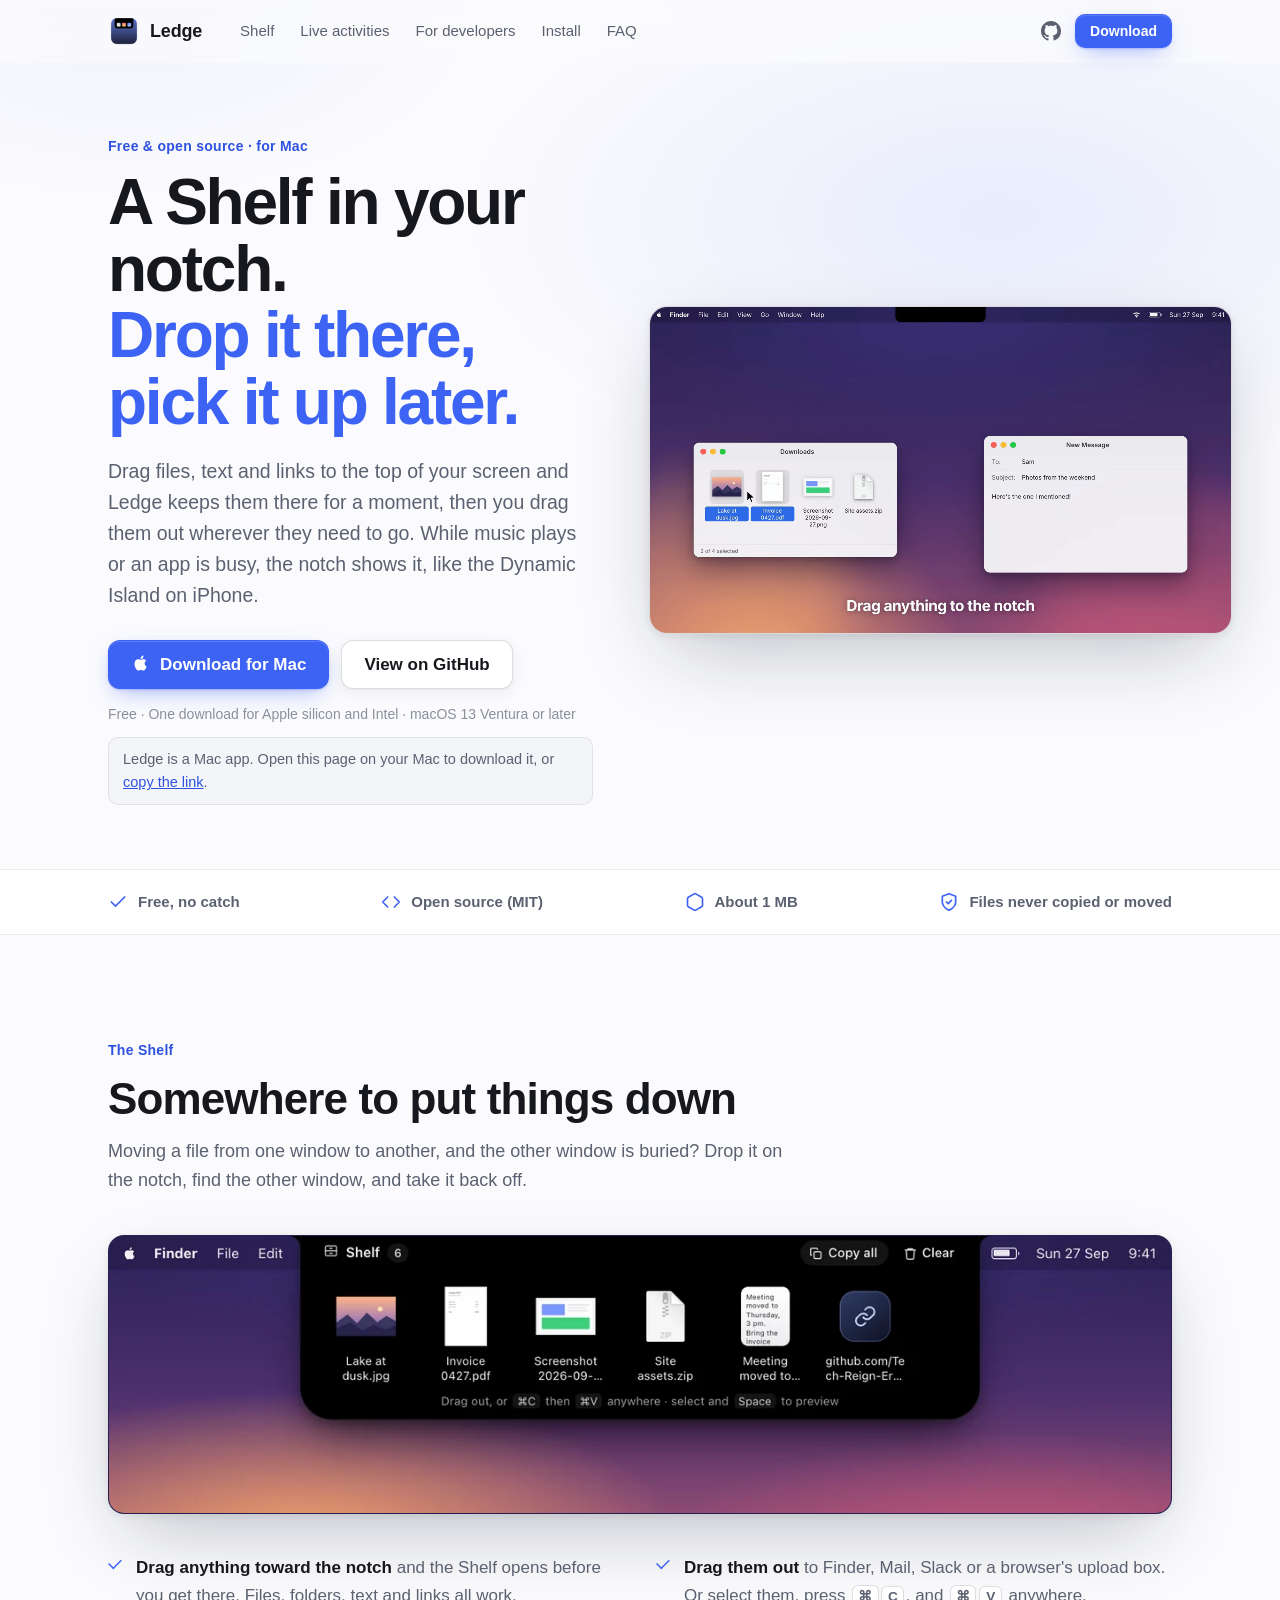
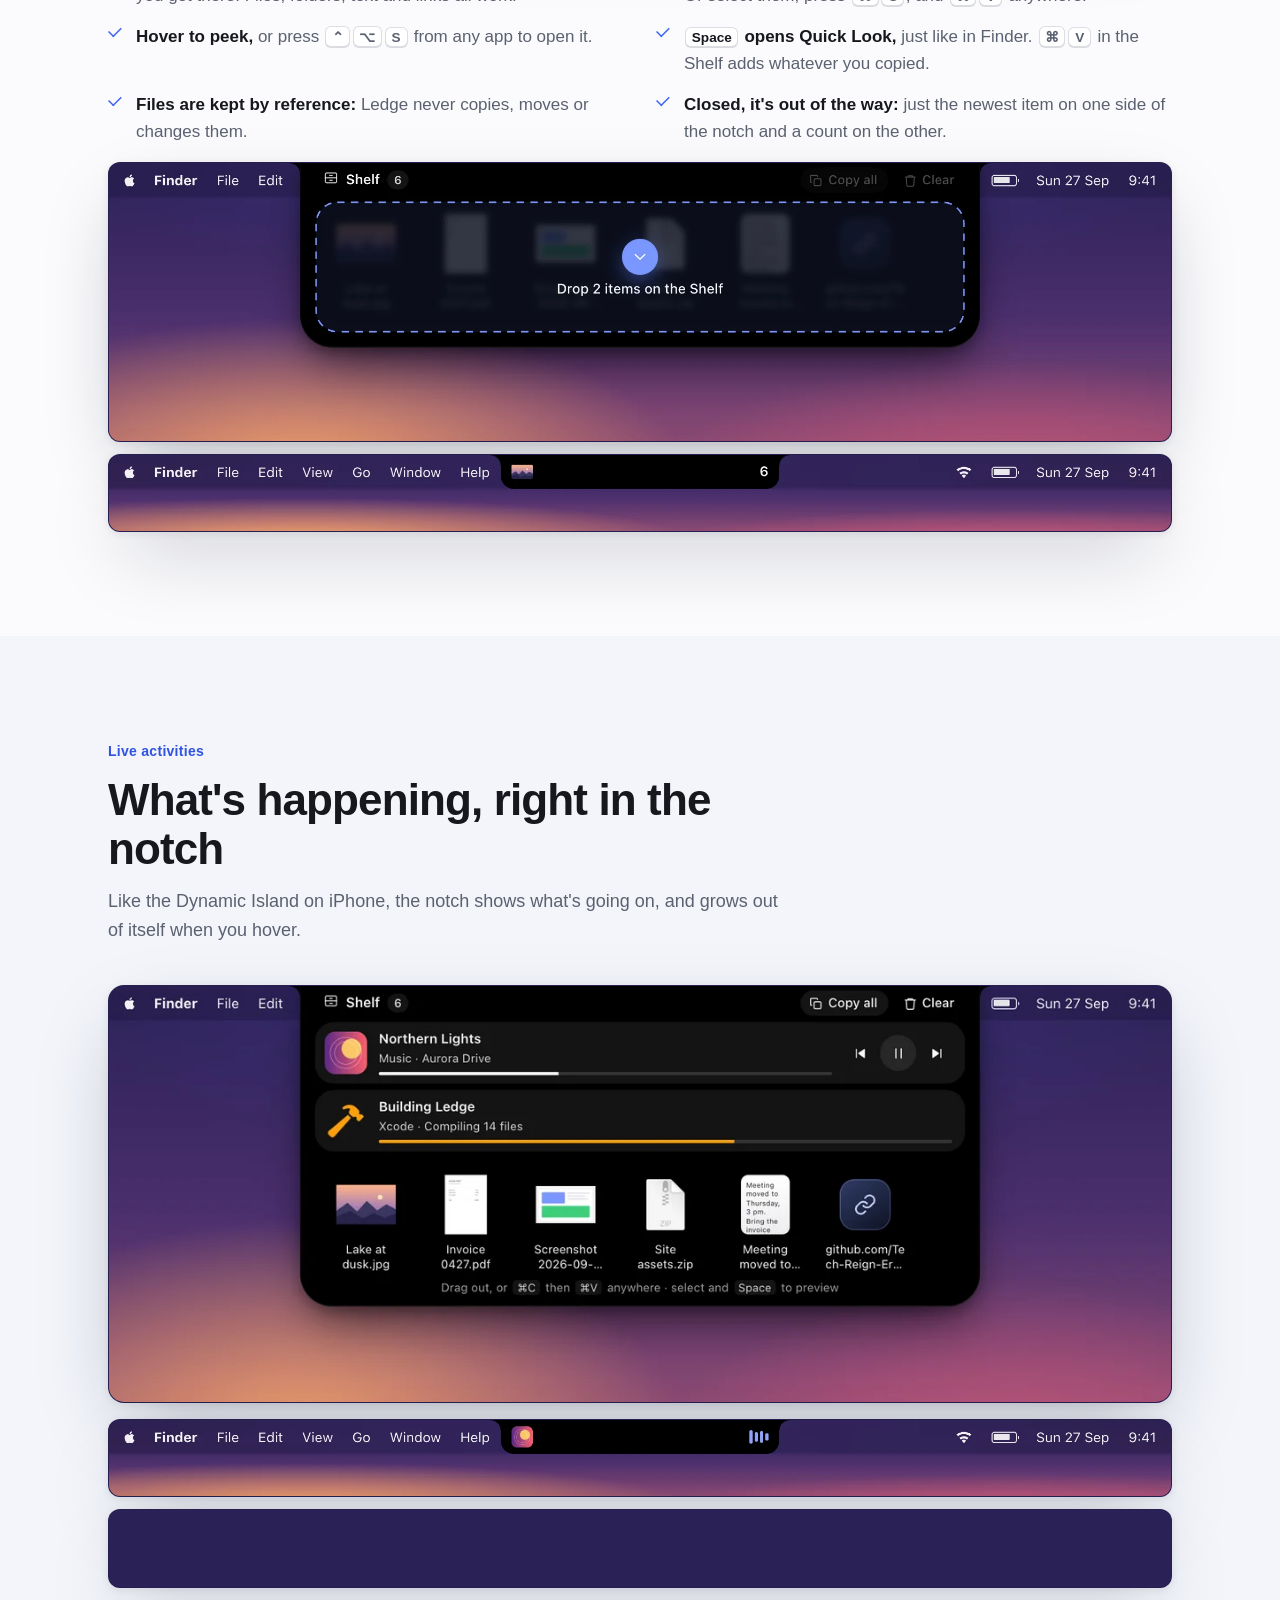
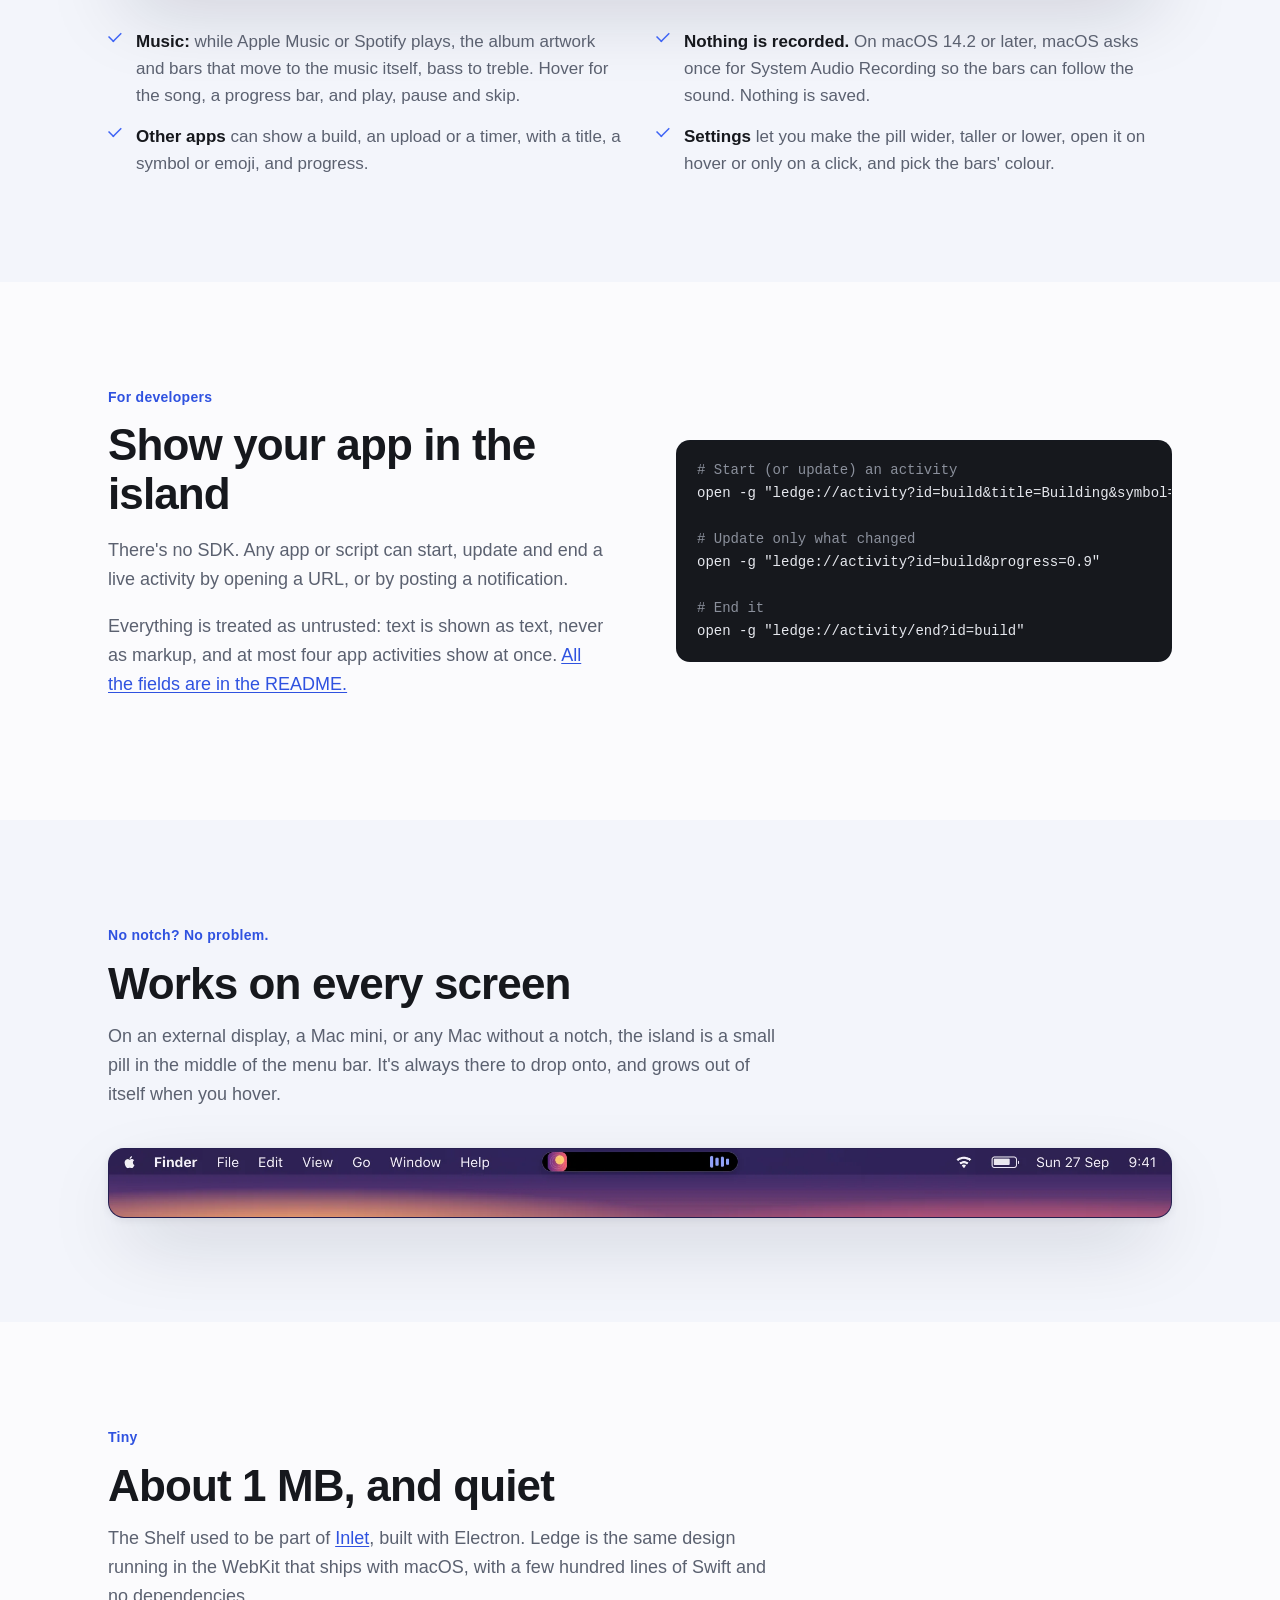
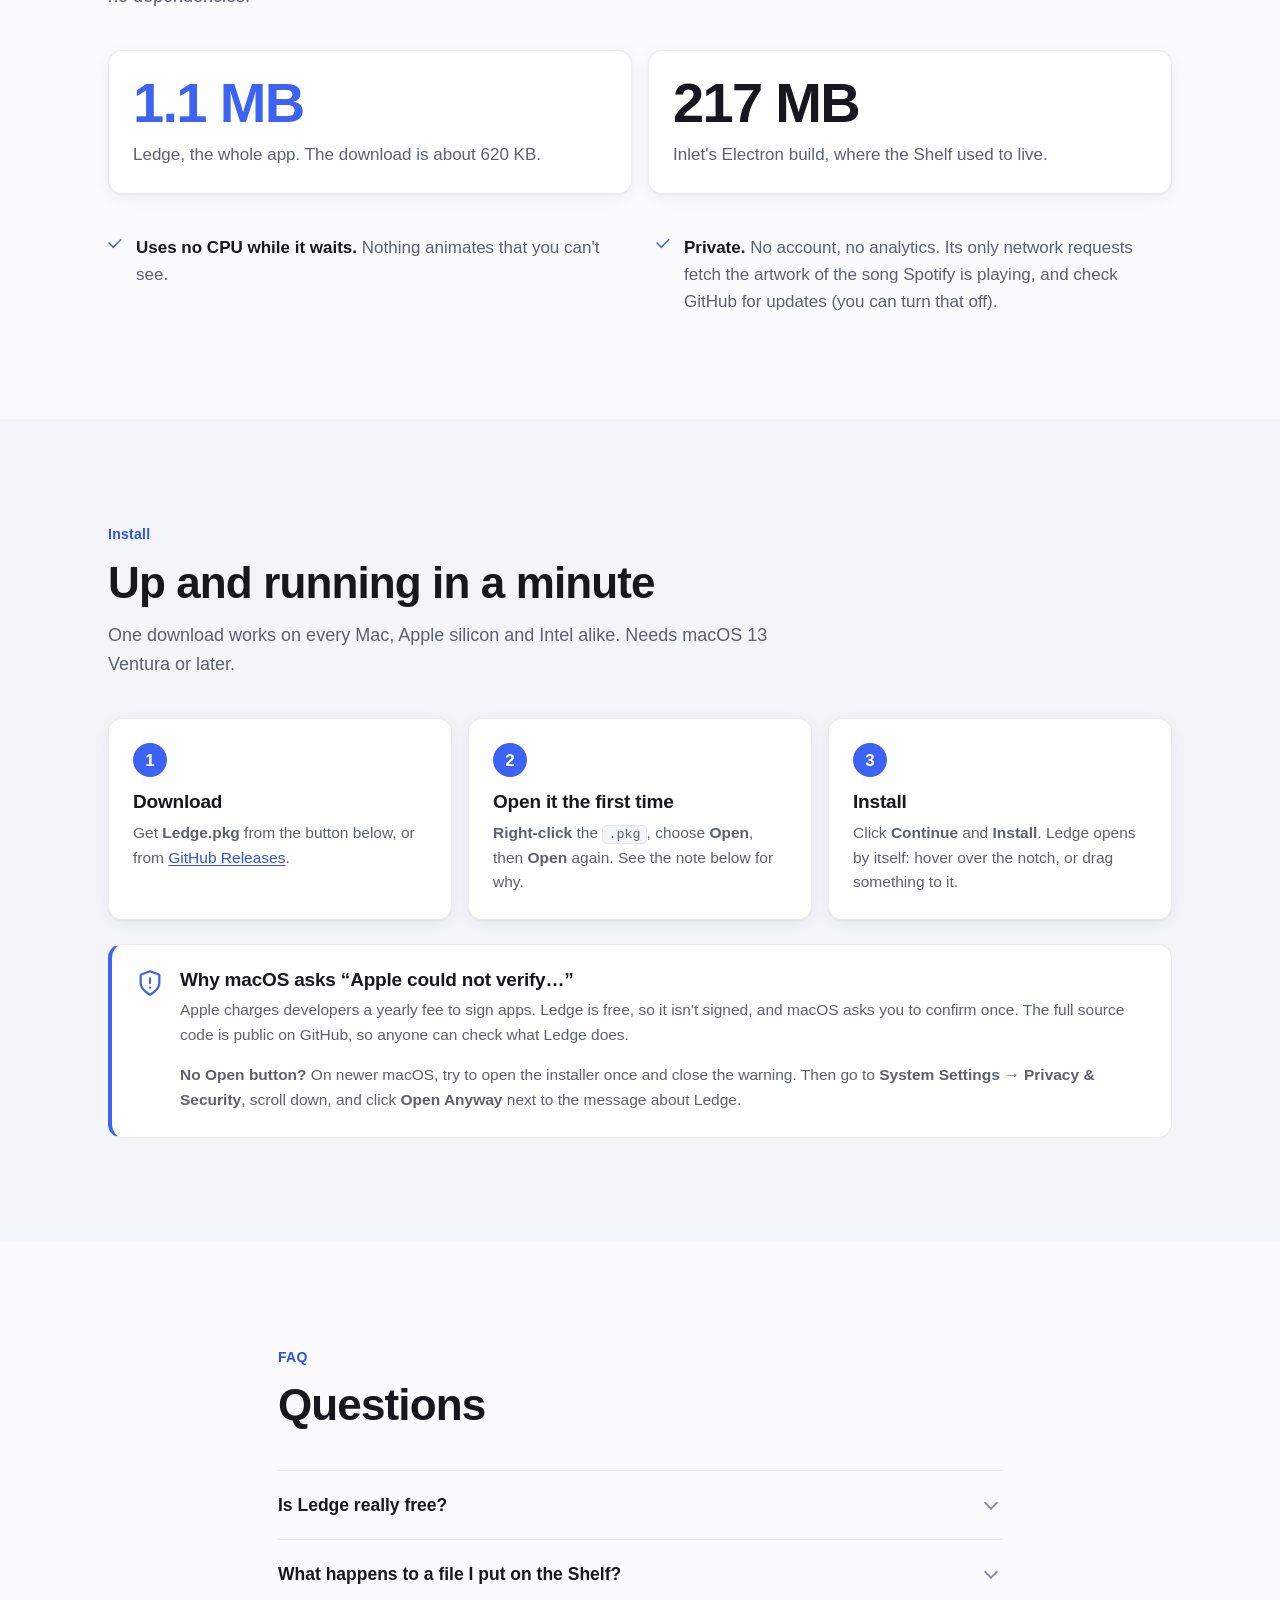
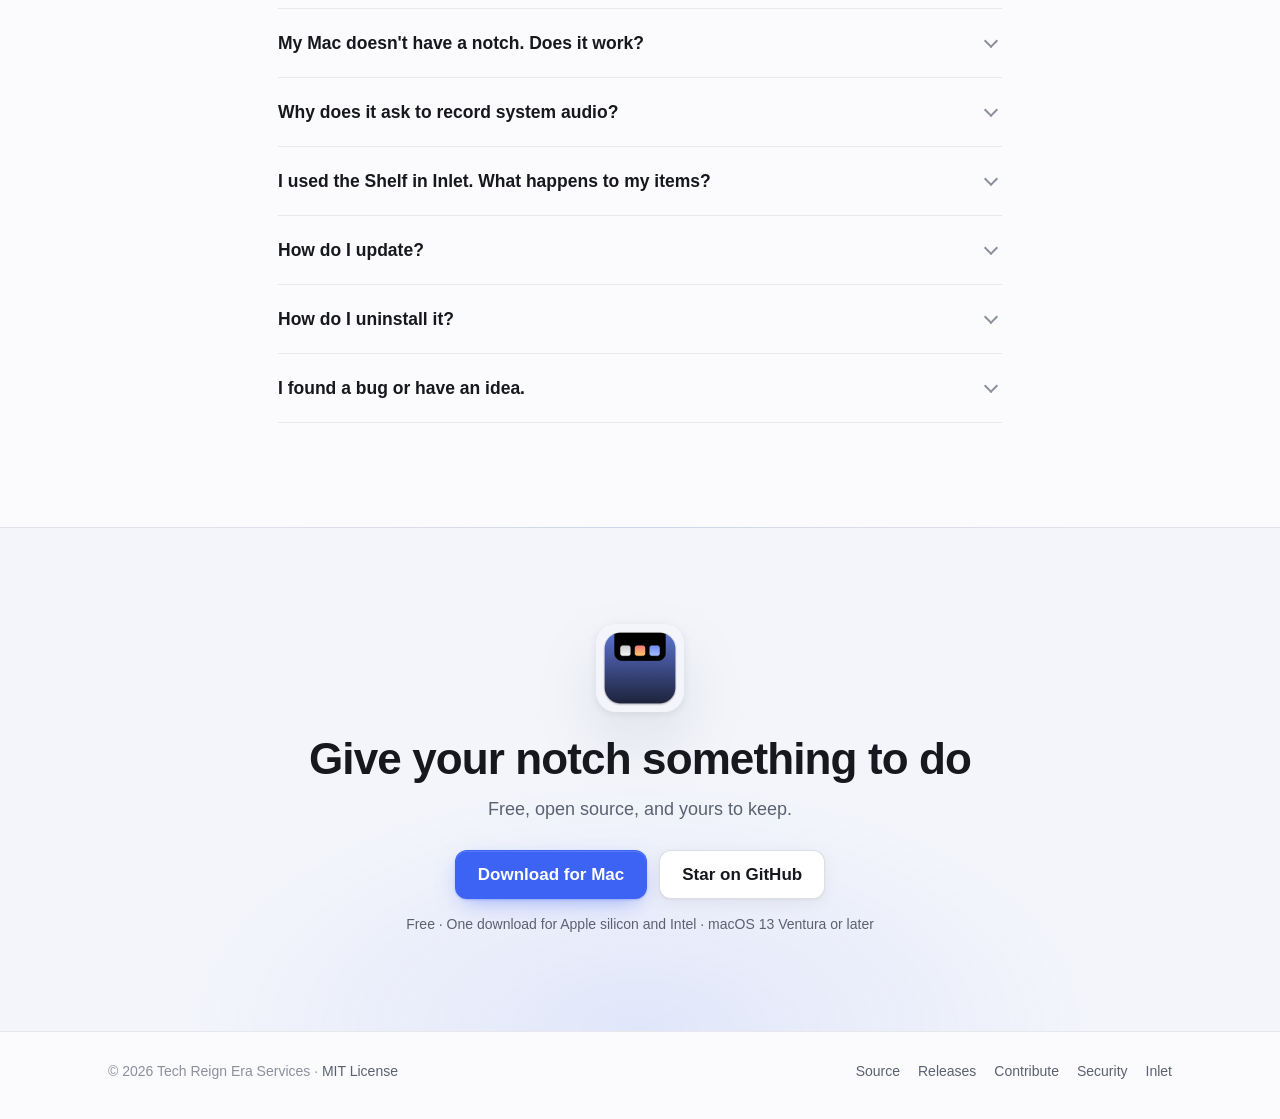
<file: site/index.html>
<!doctype html>
<html lang="en">
<head>
<meta charset="utf-8">
<meta name="viewport" content="width=device-width, initial-scale=1">
<title>Ledge: a Shelf in your Mac's notch</title>
<meta name="description" content="Ledge is a free, open-source Mac app that turns the notch into a Shelf. Drag files, text and links to it, then drag them out wherever they need to go. It also shows the song that's playing and what your other apps are doing, like the Dynamic Island. About 1 MB.">
<link rel="canonical" href="https://tech-reign-era-services.github.io/ledge/">
<meta name="theme-color" content="#fbfbfd" media="(prefers-color-scheme: light)">
<meta name="theme-color" content="#1b1c20" media="(prefers-color-scheme: dark)">
<meta name="color-scheme" content="light dark">

<meta property="og:type" content="website">
<meta property="og:site_name" content="Ledge">
<meta property="og:title" content="Ledge: a Shelf in your Mac's notch">
<meta property="og:description" content="Drag files, text and links to the notch, then drag them out wherever they go. Plus live activities, like the Dynamic Island. Free, open source, about 1 MB.">
<meta property="og:url" content="https://tech-reign-era-services.github.io/ledge/">
<meta property="og:image" content="https://tech-reign-era-services.github.io/ledge/assets/og.png">
<meta property="og:image:width" content="1200">
<meta property="og:image:height" content="630">
<meta property="og:image:alt" content="Ledge's icon and name: a Shelf in your Mac's notch">
<meta name="twitter:card" content="summary_large_image">
<meta name="twitter:title" content="Ledge: a Shelf in your Mac's notch">
<meta name="twitter:description" content="Drag files, text and links to the notch, then drag them out wherever they go. Free and open source.">
<meta name="twitter:image" content="https://tech-reign-era-services.github.io/ledge/assets/og.png">

<link rel="icon" href="favicon.ico" sizes="32x32">
<link rel="icon" href="assets/favicon-64.png" type="image/png" sizes="64x64">
<link rel="apple-touch-icon" href="assets/apple-touch-icon.png">
<link rel="preload" as="image" href="assets/hero-poster.webp" type="image/webp">
<link rel="stylesheet" href="styles.css">

<script type="application/ld+json">
{
  "@context": "https://schema.org",
  "@type": "SoftwareApplication",
  "name": "Ledge",
  "description": "A free, open-source Mac app that turns the notch into a Shelf for files, text and links, with live activities like the Dynamic Island.",
  "applicationCategory": "UtilitiesApplication",
  "operatingSystem": "macOS 13 or later",
  "softwareVersion": "1.2.0",
  "url": "https://tech-reign-era-services.github.io/ledge/",
  "downloadUrl": "https://github.com/Tech-Reign-Era-Services/ledge/releases/latest",
  "image": "https://tech-reign-era-services.github.io/ledge/assets/og.png",
  "screenshot": "https://tech-reign-era-services.github.io/ledge/assets/shelf.webp",
  "video": {
    "@type": "VideoObject",
    "name": "Ledge in 20 seconds",
    "description": "Files dragged to the notch, one dragged out into an email, a song playing in the island, and a build's progress from another app.",
    "thumbnailUrl": "https://tech-reign-era-services.github.io/ledge/assets/hero-poster.jpg",
    "contentUrl": "https://tech-reign-era-services.github.io/ledge/assets/hero.mp4",
    "uploadDate": "2026-09-27",
    "duration": "PT20S"
  },
  "license": "https://opensource.org/licenses/MIT",
  "isAccessibleForFree": true,
  "offers": { "@type": "Offer", "price": "0", "priceCurrency": "USD" },
  "author": { "@type": "Organization", "name": "Tech Reign Era Services", "url": "https://github.com/Tech-Reign-Era-Services" }
}
</script>
</head>
<body>

<a class="skip" href="#main">Skip to content</a>

<header class="nav" id="top">
  <div class="wrap nav-inner">
    <a class="brand" href="#top" aria-label="Ledge home">
      <img src="assets/icon-256.png" alt="" width="32" height="32">
      <span>Ledge</span>
    </a>
    <nav class="nav-links" aria-label="Sections">
      <a href="#shelf">Shelf</a>
      <a href="#live">Live activities</a>
      <a href="#apps">For developers</a>
      <a href="#install">Install</a>
      <a href="#faq">FAQ</a>
    </nav>
    <div class="nav-actions">
      <a class="gh-link" href="https://github.com/Tech-Reign-Era-Services/ledge" aria-label="Ledge on GitHub">
        <svg viewBox="0 0 16 16" width="20" height="20" aria-hidden="true"><path fill="currentColor" d="M8 0C3.58 0 0 3.58 0 8c0 3.54 2.29 6.53 5.47 7.59.4.07.55-.17.55-.38 0-.19-.01-.82-.01-1.49-2.01.37-2.53-.49-2.69-.94-.09-.23-.48-.94-.82-1.13-.28-.15-.68-.52-.01-.53.63-.01 1.08.58 1.23.82.72 1.21 1.87.87 2.33.66.07-.52.28-.87.51-1.07-1.78-.2-3.64-.89-3.64-3.95 0-.87.31-1.59.82-2.15-.08-.2-.36-1.02.08-2.12 0 0 .67-.21 2.2.82.64-.18 1.32-.27 2-.27.68 0 1.36.09 2 .27 1.53-1.04 2.2-.82 2.2-.82.44 1.1.16 1.92.08 2.12.51.56.82 1.27.82 2.15 0 3.07-1.87 3.75-3.65 3.95.29.25.54.73.54 1.48 0 1.07-.01 1.93-.01 2.2 0 .21.15.46.55.38A8.013 8.013 0 0 0 16 8c0-4.42-3.58-8-8-8Z"/></svg>
      </a>
      <a class="btn btn-sm btn-primary" href="https://github.com/Tech-Reign-Era-Services/ledge/releases/latest" data-download>Download</a>
    </div>
  </div>
</header>

<main id="main">

  <!-- Hero -->
  <section class="hero">
    <div class="wrap hero-grid">
      <div class="hero-copy">
        <p class="eyebrow">Free &amp; open source · for Mac</p>
        <h1>A Shelf in your notch. <span class="accent">Drop it there, pick it up later.</span></h1>
        <p class="lede">Drag files, text and links to the top of your screen and Ledge keeps them there for a moment, then you drag them out wherever they need to go. While music plays or an app is busy, the notch shows it, like the Dynamic Island on iPhone.</p>
        <div class="cta-row">
          <a class="btn btn-lg btn-primary" href="https://github.com/Tech-Reign-Era-Services/ledge/releases/latest" data-download>
            <svg viewBox="0 0 24 24" width="20" height="20" aria-hidden="true" class="apple"><path fill="currentColor" d="M16.37 12.63c-.02-2.26 1.85-3.35 1.93-3.4-1.05-1.54-2.69-1.75-3.27-1.77-1.39-.14-2.72.82-3.42.82-.71 0-1.8-.8-2.96-.78-1.52.02-2.93.89-3.71 2.25-1.58 2.75-.4 6.81 1.14 9.04.75 1.09 1.65 2.31 2.82 2.27 1.13-.05 1.56-.73 2.93-.73 1.36 0 1.75.73 2.95.71 1.22-.02 1.99-1.11 2.73-2.2.86-1.26 1.22-2.49 1.24-2.55-.03-.01-2.37-.91-2.38-3.61v-.05ZM14.12 5.98c.62-.76 1.04-1.8.93-2.85-.9.04-1.99.6-2.63 1.35-.58.67-1.08 1.74-.95 2.77 1 .08 2.03-.51 2.65-1.27Z"/></svg>
            Download for Mac
          </a>
          <a class="btn btn-lg btn-ghost" href="https://github.com/Tech-Reign-Era-Services/ledge">View on GitHub</a>
        </div>
        <p class="fineprint" data-release-meta>Free · One download for Apple silicon and Intel · macOS 13 Ventura or later</p>
        <p class="not-mac" hidden>Ledge is a Mac app. Open this page on your Mac to download it, or <button type="button" class="linklike" data-copy-link>copy the link</button>.</p>
      </div>
      <div class="hero-visual">
        <figure class="hero-video">
          <video autoplay muted loop playsinline preload="auto" width="1600" height="900" poster="assets/hero-poster.webp" aria-label="Ledge in 20 seconds: two files dragged from Finder to the notch, one dragged out into an email, a song playing in the island, and a build's progress from another app." data-hero-video>
            <source src="assets/hero.webm" type="video/webm">
            <source src="assets/hero.mp4" type="video/mp4">
            <img src="assets/hero-poster.jpg" width="1600" height="900" alt="Ledge open under the notch, showing the song that's playing and two files on the Shelf.">
          </video>
          <button type="button" class="video-toggle" data-video-toggle aria-label="Pause video">
            <svg class="i-pause" viewBox="0 0 24 24" aria-hidden="true"><path d="M8 5v14M16 5v14"/></svg>
            <svg class="i-play" viewBox="0 0 24 24" aria-hidden="true"><path d="M7 4.5v15l12-7.5z"/></svg>
          </button>
        </figure>
      </div>
    </div>
  </section>

  <!-- Trust strip -->
  <section class="trust" aria-label="Promises">
    <ul class="wrap trust-list">
      <li><svg viewBox="0 0 24 24" aria-hidden="true"><path d="M20 6 9 17l-5-5"/></svg>Free, no catch</li>
      <li><svg viewBox="0 0 24 24" aria-hidden="true"><path d="m16 18 6-6-6-6M8 6l-6 6 6 6"/></svg>Open source (MIT)</li>
      <li><svg viewBox="0 0 24 24" aria-hidden="true"><path d="M21 16V8a2 2 0 0 0-1-1.73l-7-4a2 2 0 0 0-2 0l-7 4A2 2 0 0 0 3 8v8a2 2 0 0 0 1 1.73l7 4a2 2 0 0 0 2 0l7-4A2 2 0 0 0 21 16z"/></svg>About 1 MB</li>
      <li><svg viewBox="0 0 24 24" aria-hidden="true"><path d="M12 22s8-4 8-10V5l-8-3-8 3v7c0 6 8 10 8 10z"/><path d="m9 12 2 2 4-4"/></svg>Files never copied or moved</li>
    </ul>
  </section>

  <!-- Shelf -->
  <section class="section" id="shelf">
    <div class="wrap">
      <header class="section-head">
        <p class="eyebrow">The Shelf</p>
        <h2>Somewhere to put things down</h2>
        <p>Moving a file from one window to another, and the other window is buried? Drop it on the notch, find the other window, and take it back off.</p>
      </header>

      <figure class="shot">
        <img src="assets/shelf-1200.webp" srcset="assets/shelf-1200.webp 1200w, assets/shelf.webp 2000w" sizes="(min-width: 1100px) 1064px, 100vw" width="2000" height="524" loading="lazy" decoding="async" alt="The Shelf open under the notch, holding a photo, a PDF, a screenshot, a zip file, a note and a link.">
      </figure>

      <ul class="points">
        <li><strong>Drag anything toward the notch</strong> and the Shelf opens before you get there. Files, folders, text and links all work.</li>
        <li><strong>Drag them out</strong> to Finder, Mail, Slack or a browser's upload box. Or select them, press <kbd>⌘</kbd><kbd>C</kbd>, and <kbd>⌘</kbd><kbd>V</kbd> anywhere.</li>
        <li><strong>Hover to peek,</strong> or press <kbd>⌃</kbd><kbd>⌥</kbd><kbd>S</kbd> from any app to open it.</li>
        <li><strong><kbd>Space</kbd> opens Quick Look,</strong> just like in Finder. <kbd>⌘</kbd><kbd>V</kbd> in the Shelf adds whatever you copied.</li>
        <li><strong>Files are kept by reference:</strong> Ledge never copies, moves or changes them.</li>
        <li><strong>Closed, it's out of the way:</strong> just the newest item on one side of the notch and a count on the other.</li>
      </ul>

      <div class="shots">
        <figure class="shot"><img src="assets/drop.webp" width="2000" height="524" loading="lazy" decoding="async" alt="The Shelf opening to take two files being dragged to it: a dashed outline says “Drop 2 items on the Shelf”."></figure>
        <figure class="shot"><img src="assets/closed.webp" width="2000" height="144" loading="lazy" decoding="async" alt="The closed Shelf in the menu bar: a thumbnail of the newest item to the left of the notch and the number 6 to the right."></figure>
      </div>
    </div>
  </section>

  <!-- Live activities -->
  <section class="section section-tint" id="live">
    <div class="wrap">
      <header class="section-head">
        <p class="eyebrow">Live activities</p>
        <h2>What's happening, right in the notch</h2>
        <p>Like the Dynamic Island on iPhone, the notch shows what's going on, and grows out of itself when you hover.</p>
      </header>

      <figure class="shot">
        <img src="assets/both-1200.webp" srcset="assets/both-1200.webp 1200w, assets/both.webp 2000w" sizes="(min-width: 1100px) 1064px, 100vw" width="2000" height="784" loading="lazy" decoding="async" alt="The island open: the song Northern Lights playing with its artwork, a progress bar and play controls, a “Building Ledge” activity from Xcode with its progress, and the Shelf's items below.">
      </figure>

      <div class="shots">
        <figure class="shot"><img src="assets/music-closed.webp" width="2000" height="144" loading="lazy" decoding="async" alt="While music plays, the closed island shows the album artwork and four bars moving to the music."></figure>
        <figure class="shot"><img src="assets/build-closed.webp" width="2000" height="144" loading="lazy" decoding="async" alt="While a build runs, the closed island shows a hammer and a progress ring."></figure>
      </div>

      <ul class="points">
        <li><strong>Music:</strong> while Apple Music or Spotify plays, the album artwork and bars that move to the music itself, bass to treble. Hover for the song, a progress bar, and play, pause and skip.</li>
        <li><strong>Nothing is recorded.</strong> On macOS 14.2 or later, macOS asks once for System Audio Recording so the bars can follow the sound. Nothing is saved.</li>
        <li><strong>Other apps</strong> can show a build, an upload or a timer, with a title, a symbol or emoji, and progress.</li>
        <li><strong>Settings</strong> let you make the pill wider, taller or lower, open it on hover or only on a click, and pick the bars' colour.</li>
      </ul>
    </div>
  </section>

  <!-- For developers -->
  <section class="section" id="apps">
    <div class="wrap split">
      <div>
        <p class="eyebrow">For developers</p>
        <h2>Show your app in the island</h2>
        <p>There's no SDK. Any app or script can start, update and end a live activity by opening a URL, or by posting a notification.</p>
        <p>Everything is treated as untrusted: text is shown as text, never as markup, and at most four app activities show at once. <a href="https://github.com/Tech-Reign-Era-Services/ledge#show-your-app-in-the-island">All the fields are in the README.</a></p>
      </div>
      <div>
<pre class="code"><code><span class="c"># Start (or update) an activity</span>
open -g "ledge://activity?id=build&amp;title=Building&amp;symbol=hammer.fill&amp;progress=0.4"

<span class="c"># Update only what changed</span>
open -g "ledge://activity?id=build&amp;progress=0.9"

<span class="c"># End it</span>
open -g "ledge://activity/end?id=build"</code></pre>
      </div>
    </div>
  </section>

  <!-- No notch -->
  <section class="section section-tint" id="no-notch">
    <div class="wrap">
      <header class="section-head">
        <p class="eyebrow">No notch? No problem.</p>
        <h2>Works on every screen</h2>
        <p>On an external display, a Mac mini, or any Mac without a notch, the island is a small pill in the middle of the menu bar. It's always there to drop onto, and grows out of itself when you hover.</p>
      </header>
      <figure class="shot">
        <img src="assets/pill.webp" width="2000" height="128" loading="lazy" decoding="async" alt="A menu bar without a notch: the island is a black pill in the middle, showing album artwork and music bars.">
      </figure>
    </div>
  </section>

  <!-- Size -->
  <section class="section" id="small">
    <div class="wrap">
      <header class="section-head">
        <p class="eyebrow">Tiny</p>
        <h2>About 1 MB, and quiet</h2>
        <p>The Shelf used to be part of <a href="https://tech-reign-era-services.github.io/inlet/">Inlet</a>, built with Electron. Ledge is the same design running in the WebKit that ships with macOS, with a few hundred lines of Swift and no dependencies.</p>
      </header>
      <div class="sizes">
        <div class="size us"><b>1.1 MB</b><p>Ledge, the whole app. The download is about 620 KB.</p></div>
        <div class="size"><b>217 MB</b><p>Inlet's Electron build, where the Shelf used to live.</p></div>
      </div>
      <ul class="points">
        <li><strong>Uses no CPU while it waits.</strong> Nothing animates that you can't see.</li>
        <li><strong>Private.</strong> No account, no analytics. Its only network requests fetch the artwork of the song Spotify is playing, and check GitHub for updates (you can turn that off).</li>
      </ul>
    </div>
  </section>

  <!-- Install -->
  <section class="section section-tint" id="install">
    <div class="wrap">
      <header class="section-head">
        <p class="eyebrow">Install</p>
        <h2>Up and running in a minute</h2>
        <p>One download works on every Mac, Apple silicon and Intel alike. Needs macOS 13 Ventura or later.</p>
      </header>
      <ol class="steps">
        <li>
          <span class="step-n">1</span>
          <h3>Download</h3>
          <p>Get <b data-pkg-name>Ledge.pkg</b> from the button below, or from <a href="https://github.com/Tech-Reign-Era-Services/ledge/releases/latest">GitHub Releases</a>.</p>
        </li>
        <li>
          <span class="step-n">2</span>
          <h3>Open it the first time</h3>
          <p><b>Right-click</b> the <code>.pkg</code>, choose <b>Open</b>, then <b>Open</b> again. See the note below for why.</p>
        </li>
        <li>
          <span class="step-n">3</span>
          <h3>Install</h3>
          <p>Click <b>Continue</b> and <b>Install</b>. Ledge opens by itself: hover over the notch, or drag something to it.</p>
        </li>
      </ol>

      <aside class="note" id="gatekeeper">
        <div class="note-icon"><svg viewBox="0 0 24 24" aria-hidden="true"><path d="M12 22s8-4 8-10V5l-8-3-8 3v7c0 6 8 10 8 10z"/><path d="M12 8v4M12 16h.01"/></svg></div>
        <div>
          <h3>Why macOS asks “Apple could not verify…”</h3>
          <p>Apple charges developers a yearly fee to sign apps. Ledge is free, so it isn't signed, and macOS asks you to confirm once. The full source code is public on GitHub, so anyone can check what Ledge does.</p>
          <p><b>No Open button?</b> On newer macOS, try to open the installer once and close the warning. Then go to <b>System Settings → Privacy &amp; Security</b>, scroll down, and click <b>Open Anyway</b> next to the message about Ledge.</p>
        </div>
      </aside>
    </div>
  </section>

  <!-- FAQ -->
  <section class="section" id="faq">
    <div class="wrap narrow">
      <header class="section-head">
        <p class="eyebrow">FAQ</p>
        <h2>Questions</h2>
      </header>
      <div class="faq">
        <details>
          <summary>Is Ledge really free?</summary>
          <p>Yes. No trial, no subscription, no ads, no account. It's open source under the MIT license, made by Tech Reign Era Services.</p>
        </details>
        <details>
          <summary>What happens to a file I put on the Shelf?</summary>
          <p>Nothing. Ledge only remembers where the file is. It's never copied, moved or changed, and removing it from the Shelf leaves the file where it was.</p>
        </details>
        <details>
          <summary>My Mac doesn't have a notch. Does it work?</summary>
          <p>Yes. Without a notch, like on an external display or a Mac mini, the island is a small pill in the middle of the menu bar.</p>
        </details>
        <details>
          <summary>Why does it ask to record system audio?</summary>
          <p>So the music bars can move to the song that's playing, bass to treble. It listens to Apple Music or Spotify only while they play, and nothing is recorded or saved. Say no and the bars simply dance by themselves. This needs macOS 14.2 or later.</p>
        </details>
        <details>
          <summary>I used the Shelf in Inlet. What happens to my items?</summary>
          <p>The first time Ledge runs, it brings over anything that was on Inlet's Shelf.</p>
        </details>
        <details>
          <summary>How do I update?</summary>
          <p>Download the new installer and run it. It quits Ledge for you and keeps your Shelf and settings. To hear about new versions, open the <a href="https://github.com/Tech-Reign-Era-Services/ledge">GitHub page</a>, click <b>Watch</b>, and choose <b>Releases</b>.</p>
        </details>
        <details>
          <summary>How do I uninstall it?</summary>
          <p>Choose <b>Quit Ledge</b> from its menu bar icon and move it from Applications to the Trash. To remove its settings too, delete <code>~/Library/Application Support/Ledge</code>. Your files aren't touched.</p>
        </details>
        <details>
          <summary>I found a bug or have an idea.</summary>
          <p>Please <a href="https://github.com/Tech-Reign-Era-Services/ledge/issues/new/choose">open an issue</a>. Pull requests are welcome too.</p>
        </details>
      </div>
    </div>
  </section>

  <!-- Final CTA -->
  <section class="final">
    <div class="wrap final-inner">
      <img src="assets/icon-256.png" alt="" width="88" height="88" loading="lazy">
      <h2>Give your notch something to do</h2>
      <p>Free, open source, and yours to keep.</p>
      <div class="cta-row cta-center">
        <a class="btn btn-lg btn-primary" href="https://github.com/Tech-Reign-Era-Services/ledge/releases/latest" data-download>Download for Mac</a>
        <a class="btn btn-lg btn-ghost" href="https://github.com/Tech-Reign-Era-Services/ledge">Star on GitHub</a>
      </div>
      <p class="fineprint" data-release-meta>Free · One download for Apple silicon and Intel · macOS 13 Ventura or later</p>
    </div>
  </section>
</main>

<footer class="footer">
  <div class="wrap footer-inner">
    <p>© 2026 Tech Reign Era Services · <a href="https://github.com/Tech-Reign-Era-Services/ledge/blob/main/LICENSE">MIT License</a></p>
    <nav aria-label="Project links">
      <a href="https://github.com/Tech-Reign-Era-Services/ledge">Source</a>
      <a href="https://github.com/Tech-Reign-Era-Services/ledge/releases">Releases</a>
      <a href="https://github.com/Tech-Reign-Era-Services/ledge/blob/main/CONTRIBUTING.md">Contribute</a>
      <a href="https://github.com/Tech-Reign-Era-Services/ledge/blob/main/SECURITY.md">Security</a>
      <a href="https://tech-reign-era-services.github.io/inlet/">Inlet</a>
    </nav>
  </div>
</footer>

<script src="main.js" defer></script>
</body>
</html>
</file>
<file: site/styles.css>
/* Ledge landing page. Shares its look with Inlet's page (inlet/site/styles.css). */
:root {
  --bg: #fbfbfd;
  --bg-tint: #f3f5fb;
  --surface: #ffffff;
  --surface-2: #f4f5f8;
  --border: rgba(15, 23, 42, 0.08);
  --border-strong: rgba(15, 23, 42, 0.14);
  --text: #16181d;
  --text-2: #5b6170;
  --text-3: #8b909c;
  --accent: #3d63f5;
  --accent-2: #5a7dff;
  --accent-ink: #2f52e0;
  --accent-soft: rgba(61, 99, 245, 0.1);
  --on-accent: #ffffff;
  --success: #1faa59;
  --shadow: 0 1px 2px rgba(15, 23, 42, 0.04), 0 4px 16px rgba(15, 23, 42, 0.06);
  --shadow-lg: 0 30px 80px -20px rgba(15, 23, 42, 0.28), 0 2px 8px rgba(15, 23, 42, 0.08);
  --radius: 14px;
  --radius-sm: 9px;
  --font: -apple-system, BlinkMacSystemFont, "SF Pro Text", "Segoe UI", Inter, Roboto, "Helvetica Neue", Arial, sans-serif;
  --font-display: -apple-system, BlinkMacSystemFont, "SF Pro Display", "Segoe UI", Inter, Roboto, "Helvetica Neue", Arial, sans-serif;
  --mono: ui-monospace, "SF Mono", Menlo, Consolas, monospace;
  --wrap: 1120px;
  color-scheme: light;
}

@media (prefers-color-scheme: dark) {
  :root:not([data-theme="light"]) {
    --bg: #141518;
    --bg-tint: #1b1c20;
    --surface: #24252b;
    --surface-2: #2b2c33;
    --border: rgba(255, 255, 255, 0.07);
    --border-strong: rgba(255, 255, 255, 0.13);
    --text: #eceef3;
    --text-2: #a3a8b5;
    --text-3: #737886;
    --accent: #6182ff;
    --accent-2: #7b96ff;
    --accent-ink: #8aa2ff;
    --accent-soft: rgba(97, 130, 255, 0.16);
    --on-accent: #ffffff;
    --success: #3ccf7a;
    --shadow: 0 1px 2px rgba(0, 0, 0, 0.3), 0 4px 16px rgba(0, 0, 0, 0.2);
    --shadow-lg: 0 30px 80px -20px rgba(0, 0, 0, 0.7), 0 2px 8px rgba(0, 0, 0, 0.3);
    color-scheme: dark;
  }
}

*, *::before, *::after { box-sizing: border-box; }
html { scroll-behavior: smooth; scroll-padding-top: 76px; -webkit-text-size-adjust: 100%; }
body {
  margin: 0;
  background: var(--bg);
  color: var(--text);
  font: 17px/1.6 var(--font);
  -webkit-font-smoothing: antialiased;
  text-rendering: optimizeLegibility;
  overflow-x: hidden;
}
img { max-width: 100%; height: auto; display: block; }
a { color: var(--accent-ink); text-decoration-thickness: 1px; text-underline-offset: 2px; }
a:hover { color: var(--accent); }
:focus-visible { outline: 2px solid var(--accent); outline-offset: 3px; border-radius: 4px; }
code { font: 0.86em var(--mono); background: var(--surface-2); border: 1px solid var(--border); padding: 0.08em 0.38em; border-radius: 5px; overflow-wrap: anywhere; }
kbd { font: 600 0.8em var(--font); display: inline-block; min-width: 1.7em; text-align: center; padding: 0.1em 0.4em; margin: 0 0.1em; border-radius: 6px; background: var(--surface); border: 1px solid var(--border-strong); box-shadow: 0 1px 0 var(--border-strong); }
q { quotes: "“" "”"; }
h1, h2, h3 { font-family: var(--font-display); margin: 0; letter-spacing: -0.02em; line-height: 1.12; }
h2 { font-size: clamp(30px, 4.2vw, 44px); font-weight: 700; }
h3 { font-size: 19px; font-weight: 650; letter-spacing: -0.01em; }
p { margin: 0 0 1em; }

.wrap { width: 100%; max-width: var(--wrap); margin: 0 auto; padding: 0 16px; }
@media (min-width: 640px) { .wrap { padding: 0 28px; } }
.narrow { max-width: 780px; }

.skip { position: absolute; left: -9999px; top: 8px; z-index: 100; background: var(--surface); padding: 8px 14px; border-radius: 8px; }
.skip:focus { left: 8px; }

.eyebrow { font-size: 14px; font-weight: 650; letter-spacing: 0.02em; color: var(--accent-ink); margin: 0 0 12px; }
.accent { color: var(--accent); }

/* Buttons */
.btn { display: inline-flex; align-items: center; justify-content: center; gap: 9px; font: 600 16px/1 var(--font); text-decoration: none; border-radius: 12px; border: 1px solid transparent; cursor: pointer; transition: background-color .15s, box-shadow .15s, transform .15s, color .15s; white-space: nowrap; }
.btn:active { transform: translateY(1px); }
.btn-sm { padding: 9px 14px; font-size: 14px; border-radius: 10px; }
.btn-lg { padding: 15px 22px; font-size: 17px; }
.btn-primary { background: var(--accent); color: var(--on-accent); box-shadow: 0 1px 2px rgba(61, 99, 245, 0.3), 0 8px 24px -8px rgba(61, 99, 245, 0.55), inset 0 1px 0 rgba(255, 255, 255, 0.15); }
.btn-primary:hover { background: var(--accent-2); color: var(--on-accent); }
.btn-ghost { background: var(--surface); color: var(--text); border-color: var(--border-strong); box-shadow: var(--shadow); }
.btn-ghost:hover { color: var(--text); border-color: var(--text-3); }
.btn .apple { margin-top: -3px; }
.linklike { background: none; border: 0; padding: 0; font: inherit; color: var(--accent-ink); text-decoration: underline; cursor: pointer; }

/* Nav */
.nav { position: sticky; top: 0; z-index: 50; background: color-mix(in srgb, var(--bg) 82%, transparent); backdrop-filter: saturate(180%) blur(16px); -webkit-backdrop-filter: saturate(180%) blur(16px); border-bottom: 1px solid transparent; transition: border-color .2s; }
.nav.scrolled { border-bottom-color: var(--border); }
.nav-inner { display: flex; align-items: center; gap: 20px; height: 62px; }
.brand { display: flex; align-items: center; gap: 10px; color: var(--text); text-decoration: none; font-weight: 700; font-size: 18px; letter-spacing: -0.01em; }
.brand img { border-radius: 8px; }
.nav-links { display: none; gap: 26px; margin-left: 18px; }
.nav-links a { color: var(--text-2); text-decoration: none; font-size: 15px; font-weight: 500; }
.nav-links a:hover { color: var(--text); }
.nav-actions { margin-left: auto; display: flex; align-items: center; gap: 14px; }
.gh-link { color: var(--text-2); display: flex; }
.gh-link:hover { color: var(--text); }
@media (min-width: 820px) { .nav-links { display: flex; } }

/* Hero */
.hero { padding: 48px 0 40px; position: relative; }
.hero::before { content: ""; position: absolute; inset: -62px 0 auto; height: 720px; z-index: -1; background: radial-gradient(60% 55% at 78% 30%, var(--accent-soft), transparent 70%), radial-gradient(40% 40% at 10% 0%, rgba(90, 125, 255, 0.07), transparent 70%); pointer-events: none; }
.hero-grid { display: grid; gap: 44px; align-items: center; }
.hero h1 { font-size: clamp(38px, 6.4vw, 64px); font-weight: 750; letter-spacing: -0.035em; line-height: 1.04; margin-bottom: 20px; }
.hero h1 .accent { display: block; }
.lede { font-size: clamp(17px, 2vw, 19.5px); color: var(--text-2); max-width: 36em; margin-bottom: 28px; }
.cta-row { display: flex; flex-wrap: wrap; gap: 12px; }
.cta-center { justify-content: center; }
.fineprint { font-size: 14px; color: var(--text-3); margin: 14px 0 0; }
.not-mac { font-size: 14.5px; color: var(--text-2); margin: 12px 0 0; padding: 10px 14px; border-radius: 10px; background: var(--surface-2); border: 1px solid var(--border); }
@media (max-width: 479px) { .hero .cta-row .btn { width: 100%; } }
@media (min-width: 1000px) {
  .hero { padding: 72px 0 64px; }
  .hero-grid { grid-template-columns: minmax(0, 1fr) minmax(0, 1.08fr); gap: 56px; }
  .hero-visual { margin-right: -60px; }
}

/* Hero video */
.hero-video { margin: 0; position: relative; border-radius: 18px; overflow: hidden; border: 1px solid var(--border-strong); box-shadow: var(--shadow-lg); background: #fbfbfd; aspect-ratio: 16 / 9; }
.hero-video video, .hero-video img { width: 100%; height: 100%; display: block; object-fit: cover; }
.video-toggle { position: absolute; right: 12px; bottom: 12px; width: 36px; height: 36px; border-radius: 50%; border: 0; display: grid; place-items: center; cursor: pointer; background: rgba(22, 24, 29, 0.55); color: #fff; opacity: 0; transition: opacity .2s; -webkit-backdrop-filter: blur(8px); backdrop-filter: blur(8px); }
.video-toggle svg { width: 16px; height: 16px; fill: none; stroke: currentColor; stroke-width: 2.4; stroke-linecap: round; stroke-linejoin: round; }
.video-toggle .i-play { fill: currentColor; stroke: none; display: none; }
.video-toggle.paused .i-play { display: block; }
.video-toggle.paused .i-pause { display: none; }
.hero-video:hover .video-toggle, .video-toggle:focus-visible, .video-toggle.paused { opacity: 1; }
@media (hover: none) { .video-toggle { opacity: 0.85; } }

/* macOS window frame */
.window { margin: 0; background: var(--surface); border-radius: 14px; border: 1px solid var(--border-strong); box-shadow: var(--shadow-lg); overflow: hidden; }
.window-bar { display: flex; gap: 7px; padding: 11px 13px; background: var(--surface-2); border-bottom: 1px solid var(--border); }
.window-bar span { width: 11px; height: 11px; border-radius: 50%; background: #ff5f57; }
.window-bar span:nth-child(2) { background: #febc2e; }
.window-bar span:nth-child(3) { background: #28c840; }
.window img, .window video { width: 100%; height: auto; display: block; }
.window-wide { margin-top: 40px; }

/* Trust */
.trust { border-block: 1px solid var(--border); background: var(--surface); }
.trust-list { list-style: none; margin: 0 auto; display: grid; grid-template-columns: 1fr 1fr; gap: 14px 18px; padding-block: 20px; }
.trust-list li { display: flex; align-items: center; gap: 10px; font-size: 15px; font-weight: 550; color: var(--text-2); }
.trust-list svg { width: 20px; height: 20px; flex: none; fill: none; stroke: var(--accent); stroke-width: 2; stroke-linecap: round; stroke-linejoin: round; }
@media (min-width: 880px) { .trust-list { grid-template-columns: repeat(4, auto); justify-content: space-between; } }

/* Sections */
.section { padding: 76px 0; }
.section-tint { background: var(--bg-tint); }
@media (min-width: 900px) { .section { padding: 104px 0; } }
.section-head { max-width: 680px; margin-bottom: 40px; }
.section-head h2 { margin-bottom: 14px; }
.section-head p:last-child { color: var(--text-2); font-size: 18px; margin: 0; }

.modes { display: grid; gap: 16px; }
@media (min-width: 760px) { .modes { grid-template-columns: 1fr 1fr; } }
.mode { background: var(--surface); border: 1px solid var(--border); border-radius: var(--radius); padding: 24px; box-shadow: var(--shadow); }
.mode h3 { display: flex; align-items: center; gap: 10px; margin-bottom: 8px; }
.mode p { color: var(--text-2); margin: 0; }
.mode-icon, .card-icon { width: 42px; height: 42px; border-radius: 11px; display: grid; place-items: center; background: var(--accent-soft); margin-bottom: 16px; }
.mode-icon svg, .card-icon svg { width: 22px; height: 22px; fill: none; stroke: var(--accent); stroke-width: 1.9; stroke-linecap: round; stroke-linejoin: round; }
.tag { font: 600 12px/1 var(--font); padding: 5px 8px; border-radius: 99px; background: var(--accent-soft); color: var(--accent-ink); letter-spacing: 0; }

.points { list-style: none; padding: 0; margin: 40px 0 0; display: grid; gap: 14px 32px; }
@media (min-width: 760px) { .points { grid-template-columns: 1fr 1fr; } }
.points li { position: relative; padding-left: 28px; color: var(--text-2); }
.points li::before { content: ""; position: absolute; left: 0; top: 0.5em; width: 16px; height: 10px; border-left: 2.2px solid var(--accent); border-bottom: 2.2px solid var(--accent); transform: rotate(-45deg) scale(0.75); transform-origin: left top; top: 0.55em; }
.points strong { color: var(--text); font-weight: 650; }

/* Split layouts */
.split { display: grid; gap: 44px; align-items: center; }
.split h2 { margin-bottom: 18px; }
.split p:not(.eyebrow) { color: var(--text-2); font-size: 18px; }
.split-reverse > .window { order: 2; }
@media (min-width: 920px) {
  .split { grid-template-columns: 1fr 1fr; gap: 72px; }
  .split-reverse > .window { order: 0; }
}

/* Feature grid */
.grid { display: grid; gap: 16px; }
@media (min-width: 640px) { .grid { grid-template-columns: 1fr 1fr; } }
@media (min-width: 980px) { .grid { grid-template-columns: repeat(3, 1fr); } }
.card { background: var(--surface); border: 1px solid var(--border); border-radius: var(--radius); padding: 24px; box-shadow: var(--shadow); }
.card h3 { margin-bottom: 8px; }
.card p { color: var(--text-2); font-size: 15.5px; margin: 0; }

.checks { list-style: none; padding: 0; margin: 0; display: grid; gap: 16px; }
.checks li { position: relative; padding-left: 34px; color: var(--text-2); }
.checks li::before { content: ""; position: absolute; left: 0; top: 2px; width: 22px; height: 22px; border-radius: 50%; background: var(--accent-soft) url("data:image/svg+xml,%3Csvg xmlns='http://www.w3.org/2000/svg' viewBox='0 0 24 24' fill='none' stroke='%233d63f5' stroke-width='3' stroke-linecap='round' stroke-linejoin='round'%3E%3Cpath d='M20 6 9 17l-5-5'/%3E%3C/svg%3E") center / 12px no-repeat; }
.checks b { color: var(--text); font-weight: 650; }

/* Install */
.steps { list-style: none; padding: 0; margin: 0; display: grid; gap: 16px; }
@media (min-width: 860px) { .steps { grid-template-columns: repeat(3, 1fr); } }
.steps li { background: var(--surface); border: 1px solid var(--border); border-radius: var(--radius); padding: 24px; box-shadow: var(--shadow); }
.steps h3 { margin: 14px 0 8px; }
.steps p { color: var(--text-2); font-size: 15.5px; margin: 0; }
.step-n { display: grid; place-items: center; width: 34px; height: 34px; border-radius: 50%; background: var(--accent); color: var(--on-accent); font-weight: 700; }
.note { display: grid; gap: 16px; margin-top: 24px; padding: 24px; border-radius: var(--radius); background: var(--surface); border: 1px solid var(--border); border-left: 4px solid var(--accent); }
@media (min-width: 640px) { .note { grid-template-columns: auto 1fr; } }
.note h3 { margin-bottom: 8px; }
.note p { color: var(--text-2); font-size: 15.5px; }
.note p:last-child { margin: 0; }
.note-icon svg { width: 28px; height: 28px; fill: none; stroke: var(--accent); stroke-width: 1.9; stroke-linecap: round; stroke-linejoin: round; }

/* FAQ */
.faq { border-top: 1px solid var(--border); }
.faq details { border-bottom: 1px solid var(--border); }
.faq summary { list-style: none; cursor: pointer; padding: 20px 40px 20px 0; font-weight: 600; font-size: 17.5px; position: relative; }
.faq summary::-webkit-details-marker { display: none; }
.faq summary::after { content: ""; position: absolute; right: 6px; top: 50%; width: 10px; height: 10px; border-right: 2px solid var(--text-3); border-bottom: 2px solid var(--text-3); transform: translateY(-70%) rotate(45deg); transition: transform .2s; }
.faq details[open] summary::after { transform: translateY(-30%) rotate(-135deg); }
.faq details p { color: var(--text-2); margin: -4px 0 22px; padding-right: 24px; }

/* Final CTA */
.final { padding: 96px 0; text-align: center; background: radial-gradient(50% 70% at 50% 100%, var(--accent-soft), transparent 70%), var(--bg-tint); border-top: 1px solid var(--border); }
.final-inner { display: flex; flex-direction: column; align-items: center; }
.final img { border-radius: 20px; margin-bottom: 22px; box-shadow: var(--shadow-lg); }
.final h2 { margin-bottom: 12px; }
.final p { color: var(--text-2); font-size: 18px; margin-bottom: 26px; }
.final .fineprint { font-size: 14px; margin: 14px 0 0; }

.footer { padding: 28px 0 36px; border-top: 1px solid var(--border); font-size: 14px; color: var(--text-3); }
.footer-inner { display: flex; flex-wrap: wrap; justify-content: space-between; gap: 12px 24px; }
.footer p { margin: 0; }
.footer nav { display: flex; flex-wrap: wrap; gap: 18px; }
.footer a { color: var(--text-2); text-decoration: none; }
.footer a:hover { color: var(--text); }

/* Screenshots of the island: dark, wide, rounded like the rest of the page. */
.shot { margin: 0; border-radius: 16px; overflow: hidden; border: 1px solid var(--border-strong); box-shadow: var(--shadow-lg); background: #2a2156; }
.shot img { width: 100%; height: auto; display: block; }
.shot-wide { margin-top: 40px; }
.shots { display: grid; gap: 12px; margin-top: 16px; }
.shots .shot { border-radius: 12px; }
.caption { font-size: 14px; color: var(--text-3); margin: 12px 0 0; }

/* Code */
.code { margin: 0; padding: 18px 20px; border-radius: var(--radius); background: #16181d; color: #e6e8ee; font: 14px/1.65 var(--mono); overflow-x: auto; border: 1px solid var(--border-strong); }
.code code { font: inherit; color: inherit; background: none; border: 0; padding: 0; overflow-wrap: normal; }
.code .c { color: #8b909c; }
.split > * { min-width: 0; }
.code + .code { margin-top: 14px; }

/* Size comparison */
.sizes { display: grid; gap: 16px; }
@media (min-width: 760px) { .sizes { grid-template-columns: 1fr 1fr; } }
.size { background: var(--surface); border: 1px solid var(--border); border-radius: var(--radius); padding: 24px; box-shadow: var(--shadow); }
.size b { display: block; font: 750 clamp(40px, 6vw, 56px)/1 var(--font-display); letter-spacing: -0.03em; margin-bottom: 10px; }
.size.us b { color: var(--accent); }
.size p { color: var(--text-2); margin: 0; }

@media (prefers-reduced-motion: reduce) {
  html { scroll-behavior: auto; }
  *, *::before, *::after { animation-duration: 0.01ms !important; animation-iteration-count: 1 !important; transition-duration: 0.01ms !important; }
}
</file>
